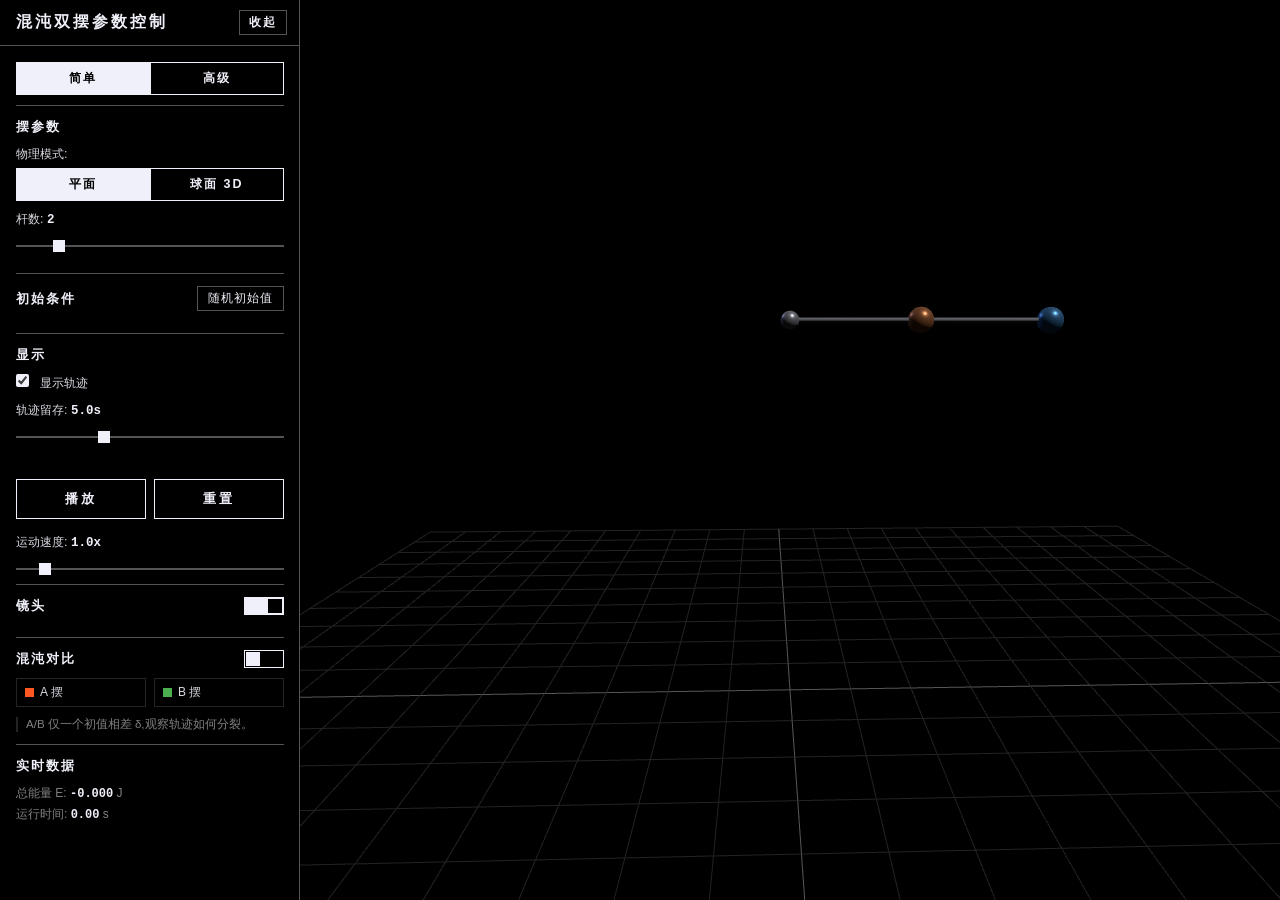
<file: index.html>
<!doctype html>
<html lang="zh-CN">
  <head>
    <meta charset="UTF-8" />
    <meta
      name="viewport"
      content="width=device-width, initial-scale=1.0, viewport-fit=cover"
    />
    <meta name="theme-color" content="#000000" />
    <title>混沌双摆模拟</title>
    <link rel="stylesheet" href="style.css" />
  </head>
  <body>
    <div id="container">
      <div id="control-panel">
        <div id="panel-head">
          <h2>混沌双摆参数控制</h2>
          <button
            id="panel-toggle-btn"
            type="button"
            title="收起面板"
            aria-controls="panel-inner"
            aria-expanded="true"
          >
            收起
          </button>
        </div>
        <div id="panel-inner">
      <div id="numerical-warning" style="display: none;"></div>
      <div class="control-group">
        <div class="segment" id="ui-level-segment">
          <button type="button" data-level="simple" class="active">简单</button>
          <button type="button" data-level="advanced">高级</button>
        </div>
      </div>

        <div class="param-section">
          <h3>摆参数</h3>
          <div class="control-group">
            <label>物理模式:</label>
            <div class="segment" id="mode-segment">
              <button type="button" data-mode="planar" class="active">平面</button>
              <button type="button" data-mode="spherical">球面 3D</button>
            </div>
          </div>
          <div class="control-group">
            <label>杆数: <span id="link-count-value">2</span></label>
            <input
              type="range"
              id="link-count"
              min="1"
              max="8"
              step="1"
              value="2"
            />
          </div>
          <div id="links-params" class="advanced-only"></div>
        </div>

        <div class="param-section">
          <div class="section-header">
            <h3>初始条件</h3>
            <button type="button" id="random-btn">随机初始值</button>
          </div>
          <div id="links-initial" class="advanced-only"></div>
        </div>

        <div class="param-section">
          <h3>显示</h3>
          <div class="control-group">
            <label>
              <input type="checkbox" id="show-trail" checked />
              显示轨迹
            </label>
          </div>
          <div class="control-group">
            <label>轨迹留存: <span id="trail-time-value">5.0s</span></label>
            <input
              type="range"
              id="trail-time"
              min="0"
              max="100"
              step="1"
              value="33"
            />
          </div>
        </div>

        <div class="button-group">
          <button id="play-toggle-btn">播放</button>
          <button id="reset-btn">重置</button>
        </div>

        <div class="control-group">
          <label>运动速度: <span id="speed-value">1.0x</span></label>
          <input
            type="range"
            id="speed"
            min="0.1"
            max="10"
            step="0.1"
            value="1"
          />
        </div>

        <div class="param-section">
          <div class="section-header">
            <h3>镜头</h3>
            <label class="switch" title="空闲时自动环绕">
              <input type="checkbox" id="auto-orbit" checked />
              <span class="switch-track"><span class="switch-knob"></span></span>
            </label>
          </div>
        </div>

        <div class="param-section">
          <div class="section-header">
            <h3>混沌对比</h3>
            <label class="switch" title="启用对比摆 B">
              <input type="checkbox" id="compare-enable" />
              <span class="switch-track"><span class="switch-knob"></span></span>
            </label>
          </div>
          <div class="compare-legend">
            <span class="compare-legend-item">
              <span class="compare-dot compare-dot-a"></span>A 摆
            </span>
            <span class="compare-legend-item">
              <span class="compare-dot compare-dot-b"></span>B 摆
            </span>
          </div>
          <div id="compare-details" class="advanced-only">
            <div class="control-group">
              <label>初始差值 δ: <input type="number" id="compare-delta" value="0.1" min="0" step="0.1" /></label>
            </div>
            <div class="control-group">
              <label>施加变量:
                <select id="compare-field">
                  <option value="theta1" selected>角度 θ₁</option>
                  <option value="theta2">角度 θ₂</option>
                  <option value="omega1">角速度 ω₁</option>
                  <option value="omega2">角速度 ω₂</option>
                </select>
              </label>
            </div>
            <div class="control-group">
              <button id="compare-resync">重新同步 B</button>
            </div>
            <div id="compare-readout" style="display: none;">
              <p>|Δθ| 首锤: <span id="delta-theta-first">--</span> °</p>
              <p>|Δθ| 末锤: <span id="delta-theta-last">--</span> °</p>
            </div>
          </div>
          <p class="compare-hint">A/B 仅一个初值相差 δ,观察轨迹如何分裂。</p>
        </div>

        <div class="data-display">
          <h3>实时数据</h3>
          <div id="links-data" class="advanced-only"></div>
          <p>总能量 E: <span id="total-energy">--</span> J</p>
          <p>运行时间: <span id="run-time">--</span> s</p>
        </div>
        </div>
      </div>

      <div id="canvas-container">
        <button
          id="panel-expand-btn"
          type="button"
          title="展开面板"
          aria-controls="panel-inner"
          aria-expanded="true"
        >
          展开面板
        </button>
      </div>
    </div>

    <script type="importmap">
      {
        "imports": {
          "three": "./vendor/three.module.js",
          "three/addons/": "./vendor/addons/"
        }
      }
    </script>
    <script type="module" src="script.js"></script>
  </body>
</html>
</file>
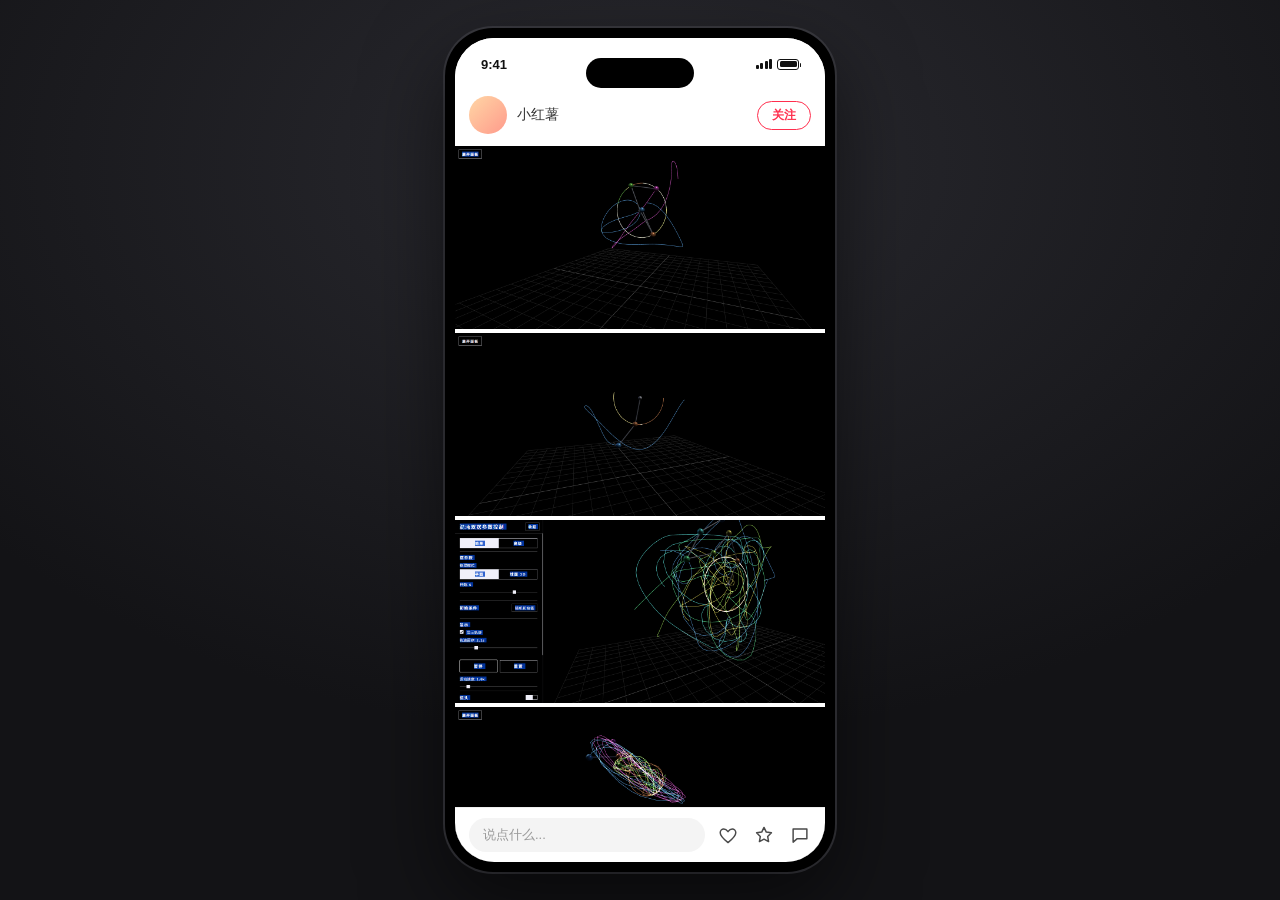
<file: promo/chaotic-pendulum-2026/index.html>
<!doctype html>
<html lang="zh-CN">
  <head>
    <meta charset="UTF-8" />
    <meta name="viewport" content="width=device-width, initial-scale=1.0" />
    <title>小红书笔记预览</title>
    <style>
      * { margin: 0; padding: 0; box-sizing: border-box; }
      body {
        min-height: 100vh;
        display: flex;
        align-items: center;
        justify-content: center;
        background: radial-gradient(1200px 800px at 50% 18%, #2a2a30, #131316 72%);
        font-family: -apple-system, "PingFang SC", "Microsoft YaHei", sans-serif;
      }
      /* 手机模型:高度同时受窗口高与宽约束,保持 390:844 比例 */
      .phone {
        position: relative;
        height: min(844px, 94vh, calc(94vw * 844 / 390));
        aspect-ratio: 390 / 844;
        background: #000;
        border-radius: 48px;
        padding: 10px;
        box-shadow: 0 30px 80px rgba(0, 0, 0, 0.55), 0 0 0 2px #3a3a40;
      }
      .screen {
        position: relative;
        width: 100%;
        height: 100%;
        border-radius: 39px;
        overflow: hidden;
        background: #fff;
      }
      .screen iframe {
        width: 100%;
        height: 100%;
        border: 0;
        display: block;
      }
      .dynamic-island {
        position: absolute;
        top: 20px;
        left: 50%;
        transform: translateX(-50%);
        width: 108px;
        height: 30px;
        background: #000;
        border-radius: 16px;
        z-index: 3;
      }
      .statusbar {
        position: absolute;
        top: 0;
        left: 0;
        right: 0;
        height: 52px;
        z-index: 2;
        display: flex;
        align-items: center;
        justify-content: space-between;
        padding: 0 26px;
        font-size: 13px;
        font-weight: 600;
        color: #111;
        pointer-events: none;
      }
      .statusbar .signals {
        display: flex;
        align-items: center;
        gap: 5px;
      }
      .signal-bars {
        display: inline-flex;
        align-items: flex-end;
        gap: 1.5px;
        height: 10px;
      }
      .signal-bars i {
        width: 3px;
        background: #111;
        border-radius: 1px;
      }
      .signal-bars i:nth-child(1) { height: 4px; }
      .signal-bars i:nth-child(2) { height: 6px; }
      .signal-bars i:nth-child(3) { height: 8px; }
      .signal-bars i:nth-child(4) { height: 10px; }
      .battery {
        position: relative;
        width: 22px;
        height: 11px;
        border: 1px solid #111;
        border-radius: 3px;
      }
      .battery::before {
        content: "";
        position: absolute;
        inset: 1.5px;
        background: #111;
        border-radius: 1.5px;
      }
      .battery::after {
        content: "";
        position: absolute;
        right: -3px;
        top: 3px;
        width: 1.5px;
        height: 4px;
        background: #111;
        border-radius: 1px;
      }
    </style>
  </head>
  <body>
    <div class="phone">
      <div class="screen">
        <div class="statusbar">
          <span>9:41</span>
          <span class="signals">
            <span class="signal-bars"><i></i><i></i><i></i><i></i></span>
            <span class="battery"></span>
          </span>
        </div>
        <iframe src="post/rednote-post.html" title="小红书笔记内容"></iframe>
        <div class="dynamic-island"></div>
      </div>
    </div>
  </body>
</html>
</file>
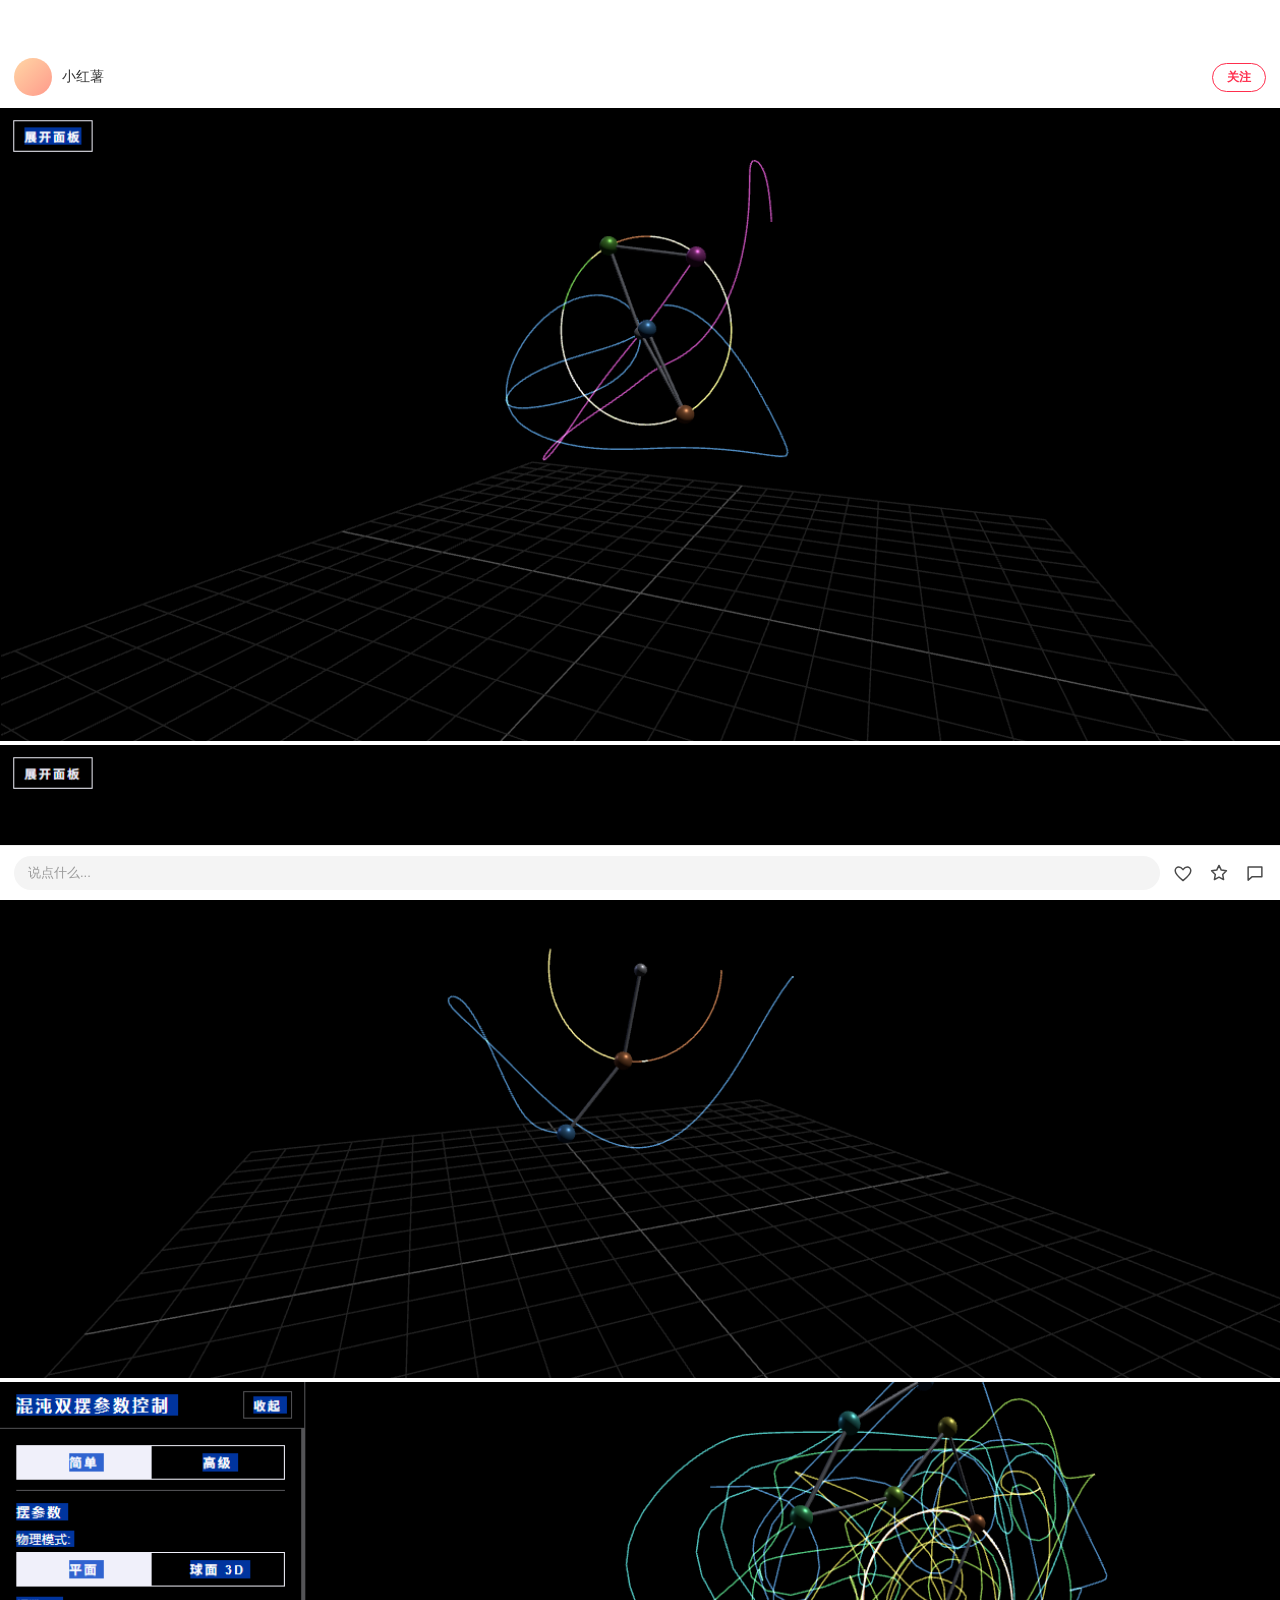
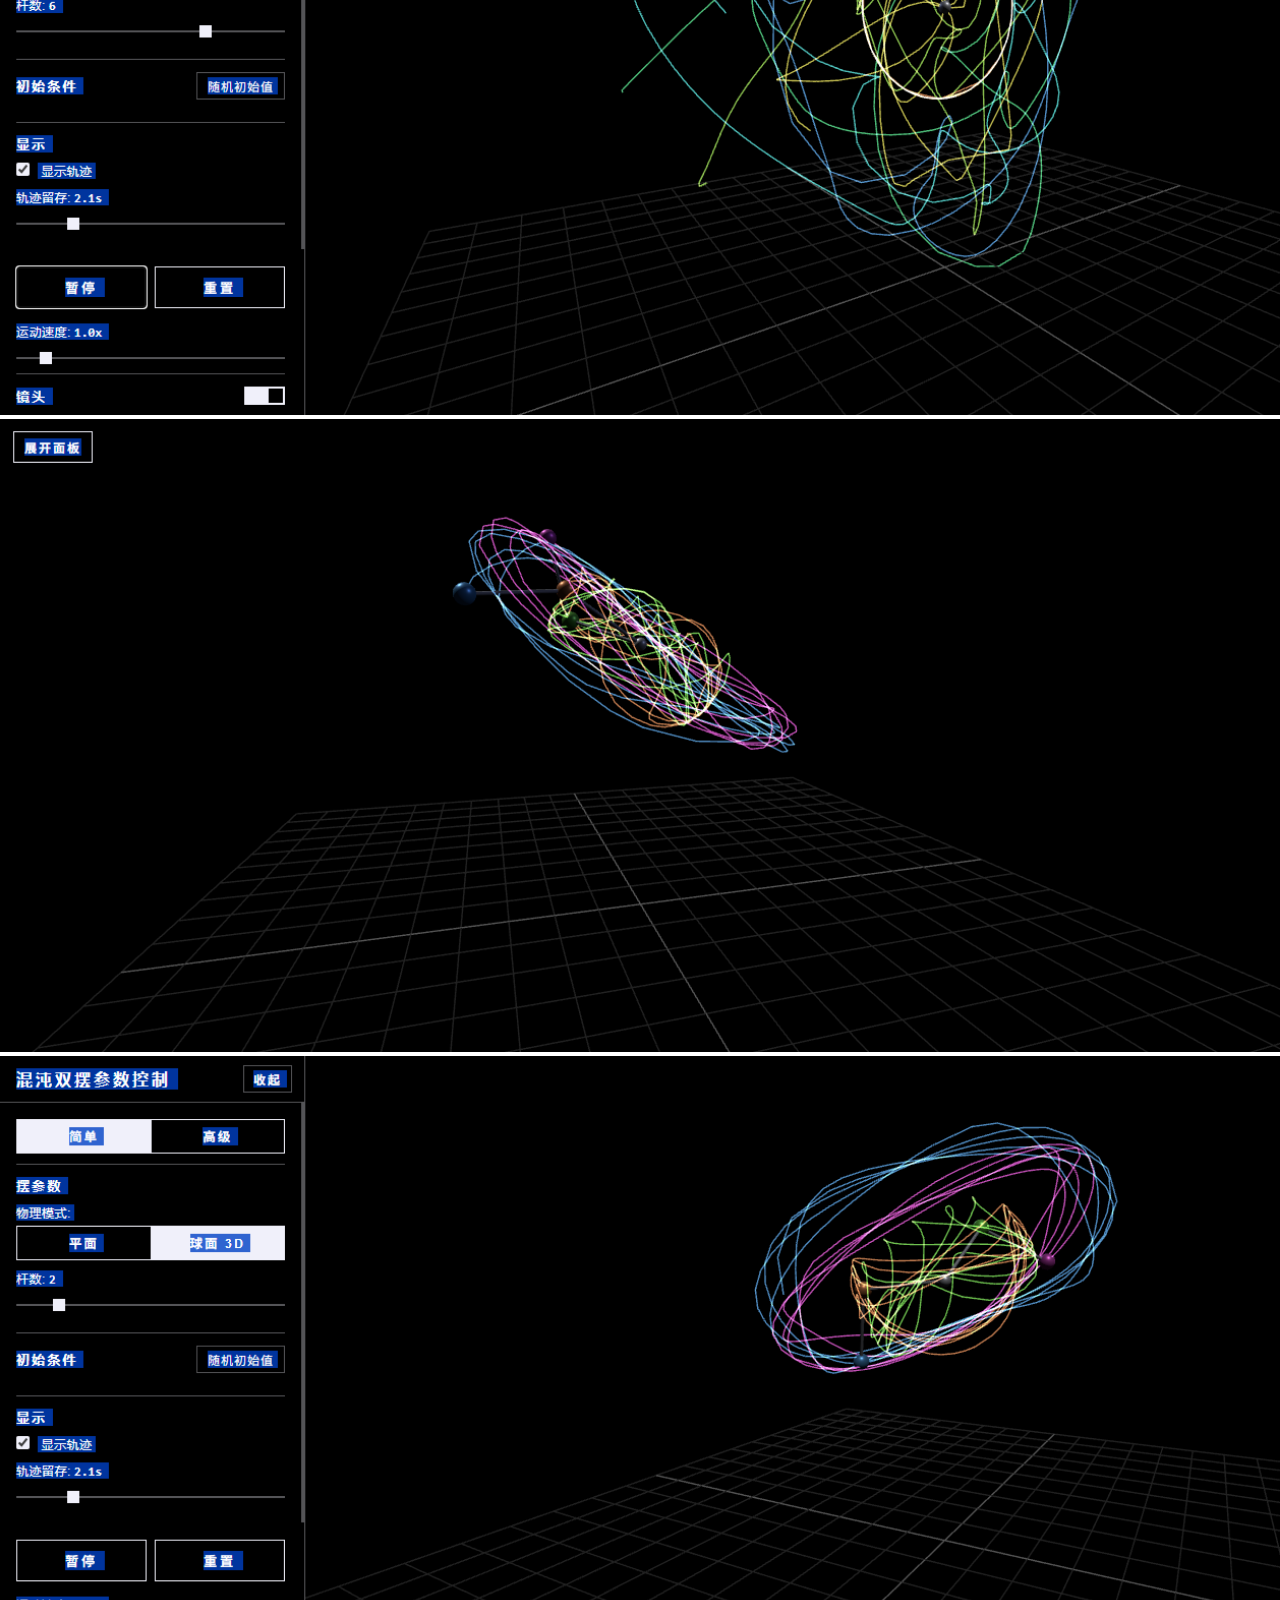
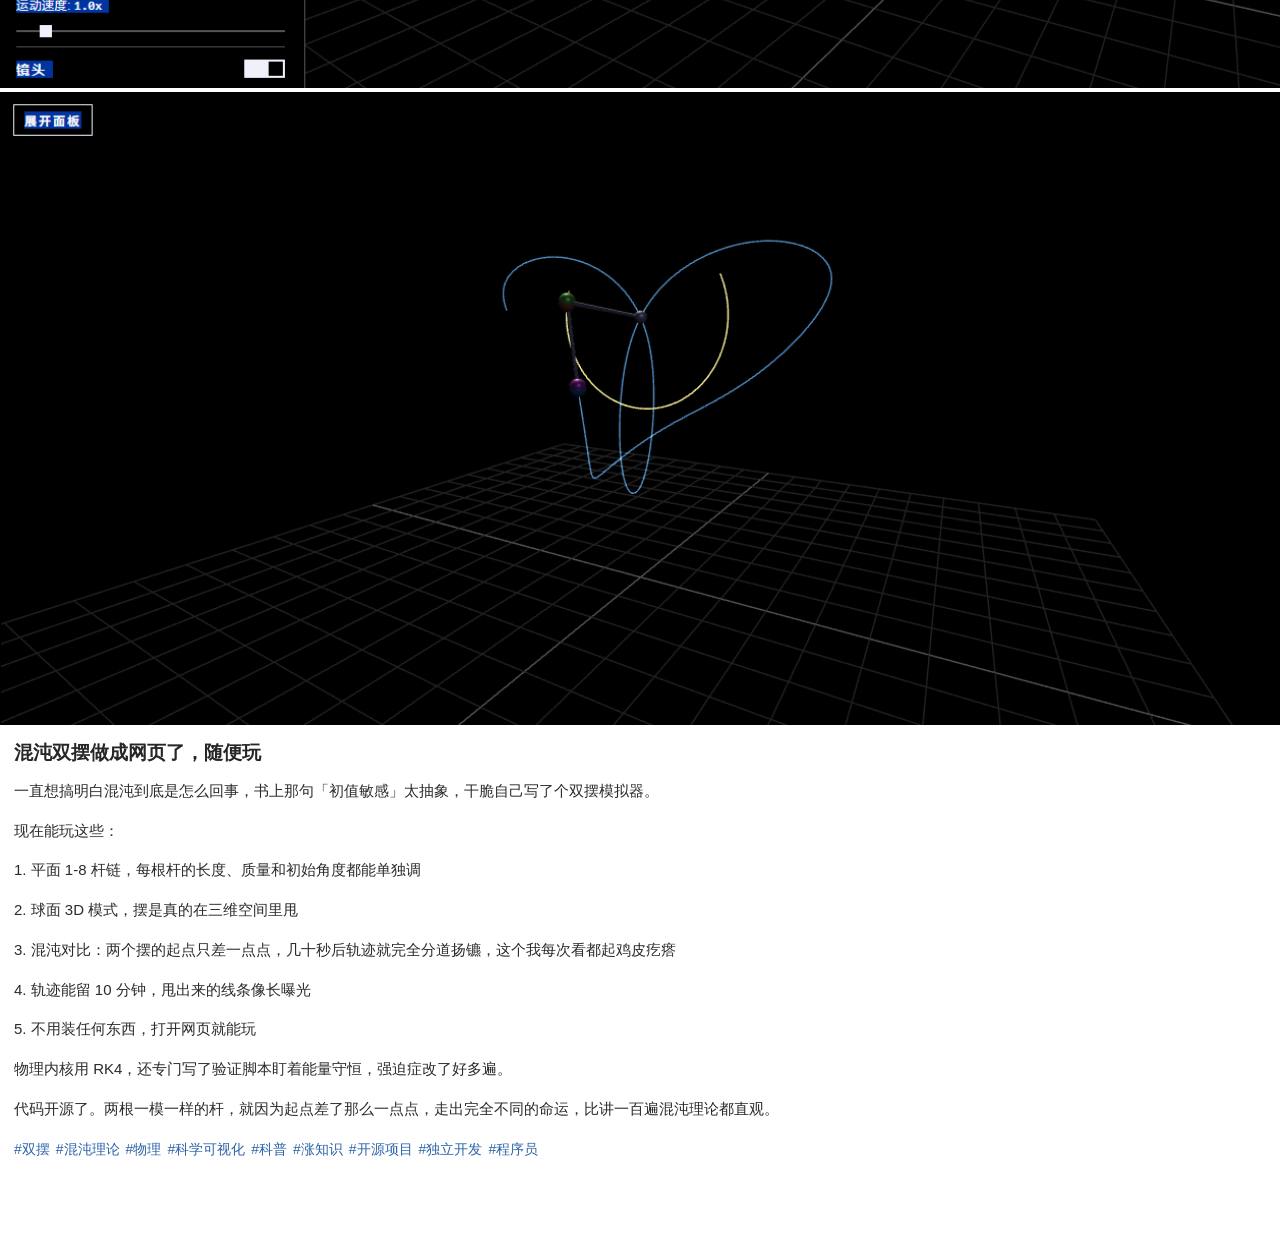
<file: promo/chaotic-pendulum-2026/post/rednote-post.html>
<!doctype html>
<html lang="zh-CN">
  <head>
    <meta charset="UTF-8" />
    <meta name="viewport" content="width=device-width, initial-scale=1.0" />
    <title>混沌双摆做成网页了，随便玩</title>
    <style>
      :root {
        --red: #ff2e4d;
        --ink: #262626;
        --sub: #6b6b6b;
        --line: #efefef;
        --tag: #2d64a8;
      }
      * { margin: 0; padding: 0; box-sizing: border-box; }
      body {
        background: #fff;
        color: var(--ink);
        font-family: -apple-system, "PingFang SC", "Microsoft YaHei", sans-serif;
        /* 顶部:预留外壳状态栏高度;底部:预留操作栏高度 */
        padding: 52px 0 76px;
      }
      ::-webkit-scrollbar {
        width: 4px;
      }
      ::-webkit-scrollbar-thumb {
        background: rgba(0, 0, 0, 0.15);
        border-radius: 2px;
      }
      ::-webkit-scrollbar-track {
        background: transparent;
      }
      .author {
        display: flex;
        align-items: center;
        gap: 10px;
        padding: 6px 14px 12px;
      }
      .avatar {
        width: 38px;
        height: 38px;
        border-radius: 50%;
        flex-shrink: 0;
        background: linear-gradient(135deg, #ffd6a5, #ff9a8b);
      }
      .author-name {
        flex: 1;
        font-size: 14px;
        font-weight: 500;
        color: #333;
      }
      .follow {
        padding: 5px 14px;
        border: 1px solid var(--red);
        border-radius: 15px;
        background: transparent;
        color: var(--red);
        font-size: 12px;
        font-weight: 600;
      }
      .images {
        display: flex;
        flex-direction: column;
        gap: 4px;
      }
      .note-img {
        width: 100%;
        display: block;
        background: #f6f6f6;
      }
      .note-content {
        padding: 14px 14px 0;
      }
      .title {
        font-size: 19px;
        font-weight: 600;
        line-height: 1.45;
        margin-bottom: 10px;
      }
      .body {
        font-size: 15px;
        line-height: 1.85;
        color: #2b2b2b;
      }
      .body p {
        margin-bottom: 12px;
      }
      .tags {
        margin: 4px 0 10px;
        font-size: 14px;
        line-height: 2;
      }
      .tag {
        color: var(--tag);
        font-weight: 500;
        margin-right: 6px;
      }
      .actionbar {
        position: fixed;
        left: 0;
        right: 0;
        bottom: 0;
        display: flex;
        align-items: center;
        gap: 12px;
        padding: 10px 14px;
        background: #fff;
        border-top: 1px solid var(--line);
      }
      .input {
        flex: 1;
        background: #f4f4f4;
        border-radius: 18px;
        padding: 8px 14px;
        color: #9a9a9a;
        font-size: 13px;
      }
      .icons {
        display: flex;
        align-items: center;
        gap: 14px;
        color: #4a4a4a;
      }
      .icons svg {
        width: 22px;
        height: 22px;
        display: block;
      }
    </style>
  </head>
  <body>
    <div class="author">
      <div class="avatar"></div>
      <div class="author-name">小红薯</div>
      <button type="button" class="follow">关注</button>
    </div>
    <div class="images">
      <img class="note-img" src="../images/cover.png" alt="" />
      <img class="note-img" src="../images/planar.png" alt="" />
      <img class="note-img" src="../images/nlink.png" alt="" />
      <img class="note-img" src="../images/spherical.png" alt="" />
      <img class="note-img" src="../images/spherical-panel.png" alt="" />
      <img class="note-img" src="../images/diverge.png" alt="" />
    </div>
    <div class="note-content">
      <h1 class="title">混沌双摆做成网页了，随便玩</h1>
      <article class="body">
            <p>一直想搞明白混沌到底是怎么回事，书上那句「初值敏感」太抽象，干脆自己写了个双摆模拟器。</p>
      <p>现在能玩这些：</p>
      <p>1. 平面 1-8 杆链，每根杆的长度、质量和初始角度都能单独调</p>
      <p>2. 球面 3D 模式，摆是真的在三维空间里甩</p>
      <p>3. 混沌对比：两个摆的起点只差一点点，几十秒后轨迹就完全分道扬镳，这个我每次看都起鸡皮疙瘩</p>
      <p>4. 轨迹能留 10 分钟，甩出来的线条像长曝光</p>
      <p>5. 不用装任何东西，打开网页就能玩</p>
      <p>物理内核用 RK4，还专门写了验证脚本盯着能量守恒，强迫症改了好多遍。</p>
      <p>代码开源了。两根一模一样的杆，就因为起点差了那么一点点，走出完全不同的命运，比讲一百遍混沌理论都直观。</p>
      </article>
      <div class="tags"><span class="tag">#双摆</span><span class="tag">#混沌理论</span><span class="tag">#物理</span><span class="tag">#科学可视化</span><span class="tag">#科普</span><span class="tag">#涨知识</span><span class="tag">#开源项目</span><span class="tag">#独立开发</span><span class="tag">#程序员</span></div>
    </div>
    <div class="actionbar">
      <div class="input">说点什么...</div>
      <div class="icons">
        <svg viewBox="0 0 24 24" fill="none" stroke="currentColor" stroke-width="1.6" stroke-linecap="round" stroke-linejoin="round"><path d="M12 20.3C7.2 16.5 3.5 13.2 3.5 9.6 3.5 7.1 5.4 5.5 7.4 5.5c1.6 0 3.2 1 4.6 2.8 1.4-1.8 3-2.8 4.6-2.8 2 0 3.9 1.6 3.9 4.1 0 3.6-3.7 6.9-8.5 10.7z"/></svg>
        <svg viewBox="0 0 24 24" fill="none" stroke="currentColor" stroke-width="1.6" stroke-linecap="round" stroke-linejoin="round"><path d="M12 3.7l2.5 5.1 5.6.8-4.1 4 1 5.6L12 16.5l-5 2.7 1-5.6-4.1-4 5.6-.8z"/></svg>
        <svg viewBox="0 0 24 24" fill="none" stroke="currentColor" stroke-width="1.6" stroke-linecap="round" stroke-linejoin="round"><path d="M4.5 5.5h15v10.5H9l-4.5 3.8z"/></svg>
      </div>
    </div>
  </body>
</html>
</file>
<file: style.css>
/* ============================================================
   SpaceX 风格设计系统
   纯黑背景 #000000 · 高对比白字 #F0F0FA · 锐利矩形 · 单色调
   色彩仅用于摆体内容(轨迹/图例),界面框架一律黑白灰
   动效统一 cubic-bezier(0.19, 1, 0.22, 1)
   ============================================================ */

* {
  margin: 0;
  padding: 0;
  box-sizing: border-box;
}

:root {
  --bg: #000000;
  --ink: #f0f0fa;
  --ink-soft: rgba(240, 240, 250, 0.9);
  --muted: #808080;
  --line: rgba(240, 240, 250, 0.35);
  --line-soft: rgba(240, 240, 250, 0.15);
  --ease: cubic-bezier(0.19, 1, 0.22, 1);
  --mono: Consolas, "Courier New", monospace;
  --panel-width: 300px;
}

body {
  font-family: "Helvetica Neue", Arial, "Microsoft YaHei", sans-serif;
  background: var(--bg);
  color: var(--ink);
  overflow: hidden;
  -webkit-tap-highlight-color: transparent;
  overscroll-behavior: none;
}

#container {
  display: flex;
  width: 100vw;
  height: 100vh;
  height: 100dvh; /* 移动端浏览器地址栏伸缩时跟随可视高度 */
}

/* 面板:头部常驻(标题 + 折叠按钮),内容区可滚动;
   折叠时完全收起,由画布左上角的 #panel-expand-btn 重新展开 */
#control-panel {
  width: var(--panel-width);
  min-width: 0;
  flex-shrink: 0;
  display: flex;
  flex-direction: column;
  background: var(--bg);
  border-right: 1px solid var(--line);
  overflow: hidden;
  transition:
    width 0.4s var(--ease),
    border-right-color 0.4s var(--ease);
}

#control-panel.collapsed {
  width: 0;
  border-right-color: transparent;
}

#panel-head {
  flex-shrink: 0;
  display: flex;
  align-items: center;
  justify-content: space-between;
  gap: 8px;
  height: 46px;
  padding: 0 12px 0 16px;
  border-bottom: 1px solid var(--line);
}

#panel-head h2 {
  flex: 1;
  min-width: 0;
  overflow: hidden;
  white-space: nowrap;
  color: var(--ink);
  font-size: 1em;
  font-weight: 700;
  letter-spacing: 3px;
  transition: opacity 0.2s var(--ease);
}

/* 折叠按钮:头部右侧常驻;折叠后成为窄条上的展开入口 */
#panel-toggle-btn {
  flex-shrink: 0;
  padding: 4px 9px;
  background: transparent;
  color: var(--ink);
  border: 1px solid var(--line);
  border-radius: 0;
  font-size: 0.72em;
  font-weight: 700;
  letter-spacing: 2px;
  cursor: pointer;
  transition:
    background 0.22s var(--ease),
    color 0.22s var(--ease),
    border-color 0.22s var(--ease);
}

#panel-toggle-btn:hover {
  background: var(--ink);
  color: var(--bg);
  border-color: var(--ink);
}

/* 折叠:标题淡出;动画结束后头部整体隐藏,避免 Tab 键聚焦不可见控件 */
#control-panel.collapsed #panel-head {
  visibility: hidden;
  transition: visibility 0s linear 0.4s;
}

#control-panel.collapsed #panel-head h2 {
  opacity: 0;
}

#panel-inner {
  width: var(--panel-width);
  flex: 1;
  min-height: 0;
  padding: 16px;
  box-sizing: border-box;
  overflow-y: auto;
  overflow-x: hidden;
}

/* 折叠动画结束后再隐藏内容,避免 Tab 键聚焦不可见控件 */
#control-panel.collapsed #panel-inner {
  visibility: hidden;
  transition: visibility 0s linear 0.4s;
}

#panel-inner::-webkit-scrollbar {
  width: 4px;
}

#panel-inner::-webkit-scrollbar-track {
  background: var(--bg);
}

#panel-inner::-webkit-scrollbar-thumb {
  background: var(--line);
}

/* 区块:不再使用填充色块,以 1px 分隔线划分 */

.param-section {
  border-top: 1px solid var(--line);
  padding: 12px 0;
  margin-bottom: 0;
}

.param-section h3 {
  color: var(--ink);
  font-size: 0.82em;
  font-weight: 700;
  letter-spacing: 2px;
  margin-bottom: 10px;
}

.control-group {
  margin-bottom: 10px;
}

.control-group label {
  display: block;
  margin-bottom: 5px;
  font-size: 0.78em;
  color: var(--ink-soft);
}

.control-group label span {
  color: var(--ink);
  font-weight: 700;
  font-family: var(--mono);
}

.control-group input[type="range"] {
  width: 100%;
  height: 2px;
  -webkit-appearance: none;
  appearance: none;
  background: var(--line);
  border-radius: 0;
  outline: none;
  cursor: pointer;
}

.control-group input[type="range"]::-webkit-slider-thumb {
  -webkit-appearance: none;
  appearance: none;
  width: 12px;
  height: 12px;
  background: var(--ink);
  border-radius: 0;
  cursor: pointer;
  transition: transform 0.22s var(--ease);
}

.control-group input[type="range"]::-webkit-slider-thumb:hover {
  transform: scale(1.3);
}

.control-group input[type="range"]::-moz-range-thumb {
  width: 12px;
  height: 12px;
  background: var(--ink);
  border: none;
  border-radius: 0;
  cursor: pointer;
}

.control-group input[type="checkbox"] {
  margin-right: 8px;
  cursor: pointer;
  accent-color: var(--ink);
}

/* 按钮:锐利矩形,线框 + 悬停反白 */

.button-group {
  display: flex;
  gap: 8px;
  margin: 15px 0;
}

.button-group button {
  flex: 1;
  padding: 10px 12px;
  background: transparent;
  color: var(--ink);
  border: 1px solid var(--ink);
  border-radius: 0;
  font-size: 0.82em;
  font-weight: 700;
  letter-spacing: 3px;
  cursor: pointer;
  transition:
    background 0.22s var(--ease),
    color 0.22s var(--ease);
}

.button-group button:hover {
  background: var(--ink);
  color: var(--bg);
}

/* 数据读数:等宽字体 */

.data-display {
  border-top: 1px solid var(--line);
  padding: 12px 0;
}

.data-display h3 {
  color: var(--ink);
  font-size: 0.82em;
  font-weight: 700;
  letter-spacing: 2px;
  margin-bottom: 10px;
}

.data-display p {
  margin-bottom: 4px;
  font-size: 0.75em;
  color: var(--muted);
}

.data-display p span {
  color: var(--ink);
  font-weight: 700;
  font-family: var(--mono);
}

#canvas-container {
  flex: 1;
  position: relative;
  /* 防止固定像素尺寸的 canvas 撑破 flex 容器(移动端切换布局时尤其致命) */
  min-width: 0;
  min-height: 0;
}

#canvas-container canvas {
  display: block;
  max-width: 100%;
  max-height: 100%;
}

/* 展开入口:面板收起后淡入画布左上角,与面板内按钮同一视觉语言 */
#panel-expand-btn {
  position: absolute;
  top: 12px;
  left: 12px;
  z-index: 10;
  padding: 6px 10px;
  background: var(--bg);
  color: var(--ink);
  border: 1px solid var(--ink);
  border-radius: 0;
  font-size: 0.72em;
  font-weight: 700;
  letter-spacing: 2px;
  cursor: pointer;
  opacity: 0;
  visibility: hidden;
  pointer-events: none;
  transition:
    background 0.22s var(--ease),
    color 0.22s var(--ease),
    opacity 0.25s var(--ease),
    visibility 0s linear 0.25s;
}

#panel-expand-btn:hover {
  background: var(--ink);
  color: var(--bg);
}

/* 面板收起动画接近尾声时按钮淡入 */
#control-panel.collapsed ~ #canvas-container #panel-expand-btn {
  opacity: 1;
  visibility: visible;
  pointer-events: auto;
  transition:
    background 0.22s var(--ease),
    color 0.22s var(--ease),
    opacity 0.25s var(--ease) 0.2s,
    visibility 0s linear 0.2s;
}

/* 混沌对比 */

#compare-resync {
  width: 100%;
  padding: 8px;
  background: transparent;
  color: var(--ink);
  border: 1px solid var(--ink);
  border-radius: 0;
  font-weight: 700;
  font-size: 0.82em;
  letter-spacing: 3px;
  cursor: pointer;
  transition:
    background 0.22s var(--ease),
    color 0.22s var(--ease);
}

#compare-resync:hover {
  background: var(--ink);
  color: var(--bg);
}

#compare-delta,
#compare-field {
  background: var(--bg);
  color: var(--ink);
  border: 1px solid var(--line);
  border-radius: 0;
  padding: 4px 6px;
  font-family: inherit;
  font-size: 0.85em;
}

/* 物理模式:分段切换(选中反白) */

.segment {
  display: flex;
  border: 1px solid var(--ink);
}

.segment button {
  flex: 1;
  padding: 7px 0;
  background: transparent;
  color: var(--ink);
  border: none;
  border-radius: 0;
  font-size: 0.78em;
  font-weight: 700;
  letter-spacing: 2px;
  cursor: pointer;
  transition:
    background 0.22s var(--ease),
    color 0.22s var(--ease);
}

.segment button + button {
  border-left: 1px solid var(--ink);
}

.segment button.active {
  background: var(--ink);
  color: var(--bg);
}

/* 区块头(标题 + 区块级按钮) */

.section-header {
  display: flex;
  align-items: center;
  justify-content: space-between;
  margin-bottom: 10px;
}

.section-header h3 {
  margin-bottom: 0;
}

#random-btn {
  padding: 4px 10px;
  background: transparent;
  color: var(--ink);
  border: 1px solid var(--line);
  border-radius: 0;
  font-size: 0.72em;
  letter-spacing: 1px;
  cursor: pointer;
  transition:
    background 0.22s var(--ease),
    color 0.22s var(--ease),
    border-color 0.22s var(--ease);
}

#random-btn:hover {
  background: var(--ink);
  color: var(--bg);
  border-color: var(--ink);
}

#compare-delta {
  width: 80px;
  font-family: var(--mono);
}

#compare-field,
#physics-mode {
  max-width: 100%;
}

#compare-readout p {
  margin-bottom: 4px;
  font-size: 0.78em;
  color: var(--muted);
}

#compare-readout p span {
  color: var(--ink);
  font-weight: 700;
  font-family: var(--mono);
}

.compare-legend {
  display: flex;
  gap: 8px;
  margin-bottom: 10px;
}

.compare-legend-item {
  flex: 1;
  display: flex;
  align-items: center;
  gap: 6px;
  font-size: 0.75em;
  color: var(--ink-soft);
  border: 1px solid var(--line-soft);
  padding: 5px 8px;
}

.compare-dot {
  width: 9px;
  height: 9px;
  border-radius: 0;
  display: inline-block;
}

.compare-dot-a {
  background: #ff5722;
}

.compare-dot-b {
  background: #4caf50;
}

.compare-hint {
  font-size: 0.72em;
  color: var(--muted);
  border-left: 2px solid var(--line-soft);
  padding-left: 8px;
  margin-top: 10px;
}

/* 拨动开关:全高滑块贴轨滑动,四周 1px 缝隙,选中反白 */

.switch {
  position: relative;
  display: inline-block;
  cursor: pointer;
}

.switch input {
  position: absolute;
  opacity: 0;
  width: 0;
  height: 0;
}

.switch-track {
  position: relative;
  display: block;
  width: 40px;
  height: 18px;
  border: 1px solid var(--ink);
  background: transparent;
  transition: background 0.22s var(--ease);
}

.switch-knob {
  position: absolute;
  top: 1px;
  left: 1px;
  width: 14px;
  height: 14px;
  background: var(--ink);
  transition:
    transform 0.22s var(--ease),
    background 0.22s var(--ease);
}

.switch input:checked + .switch-track {
  background: var(--ink);
}

.switch input:checked + .switch-track .switch-knob {
  background: var(--bg);
  transform: translateX(22px);
}

#numerical-warning {
  color: var(--ink);
  font-weight: 700;
  font-size: 0.78em;
  letter-spacing: 1px;
  border: 1px solid var(--ink);
  padding: 6px 8px;
  margin-bottom: 10px;
}

/* 多杆链:每杆参数卡片(分隔线式,不用色块) */

.link-card {
  border-bottom: 1px solid var(--line-soft);
  padding: 8px 0;
  margin-bottom: 4px;
}

.link-card h4 {
  color: var(--muted);
  font-size: 0.72em;
  font-weight: 700;
  letter-spacing: 2px;
  margin-bottom: 6px;
}

.link-grid {
  display: grid;
  grid-template-columns: 1fr 1fr;
  gap: 4px 12px;
}

.link-grid .control-group {
  margin-bottom: 4px;
}

.spherical-slider-group {
  display: none;
  grid-column: 1 / -1;
  margin-top: 4px;
  padding-top: 6px;
  border-top: 1px dashed var(--line-soft);
}

#control-panel.mode-spherical .spherical-slider-group {
  display: grid;
}

/* ===== 界面分级:简单(默认,仅核心操作)/ 高级(全部控制) ===== */

.advanced-only {
  display: none;
}

#control-panel.ui-advanced .advanced-only {
  display: block;
}

@media (max-width: 480px) {
  #compare-delta {
    width: 64px;
  }

  #compare-field {
    max-width: 140px;
  }
}

/* ===== 响应式:窄屏收窄侧栏;竖屏手机切换为画布在上、面板变底部抽屉 ===== */

@media (max-width: 1024px) {
  :root {
    --panel-width: 264px;
  }
}

@media (max-width: 768px) {
  :root {
    --panel-width: 240px;
  }
}

@media (max-width: 768px) and (orientation: portrait) {
  :root {
    --panel-width: 100%;
  }

  /* 容器切换为纵向:画布在上(占满剩余空间),面板变底部抽屉 */
  #container {
    flex-direction: column;
  }

  /* 画布置顶;面板折叠动画从宽度过渡改为高度过渡 */
  #canvas-container {
    order: -1;
  }

  #control-panel {
    height: 50vh;
    height: 50dvh;
    max-height: 72dvh;
    border-right: none;
    border-top: 1px solid var(--line);
    transition:
      height 0.4s var(--ease),
      border-top-color 0.4s var(--ease);
  }

  #control-panel.collapsed {
    width: 100%;
    height: 0;
    border-top-width: 0;
    border-top-color: transparent;
  }

  #panel-head {
    padding: 0 10px 0 12px;
  }

  #panel-head h2 {
    letter-spacing: 1px;
    font-size: 0.9em;
  }

  #panel-inner {
    padding: 12px;
    padding-bottom: calc(12px + env(safe-area-inset-bottom));
    -webkit-overflow-scrolling: touch;
  }

  #panel-expand-btn {
    padding: 10px 14px;
  }
}

/* 触屏设备:加大滑条拇指与拨动开关的触控面积 */
@media (pointer: coarse) {
  .control-group input[type="range"] {
    height: 4px;
  }

  .control-group input[type="range"]::-webkit-slider-thumb {
    width: 20px;
    height: 20px;
  }

  .control-group input[type="range"]::-moz-range-thumb {
    width: 20px;
    height: 20px;
  }

  .switch-track {
    width: 46px;
    height: 24px;
  }

  .switch-knob {
    width: 18px;
    height: 18px;
  }

  .switch input:checked + .switch-track .switch-knob {
    transform: translateX(24px);
  }
}
</file>
